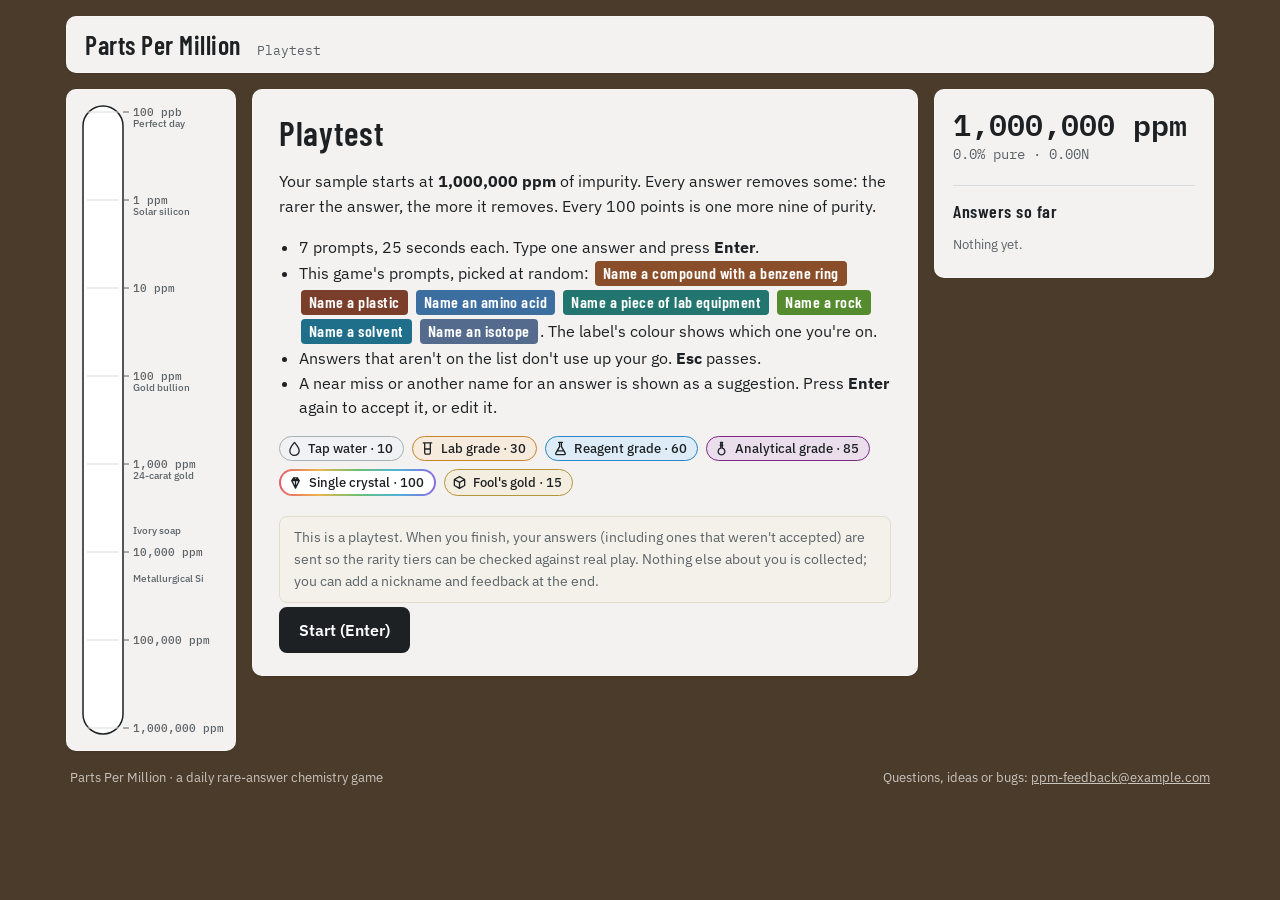
<file: docs/index.html>
<!DOCTYPE html>
<html lang="en-GB">
<head>
  <meta charset="utf-8">
  <meta name="viewport" content="width=device-width, initial-scale=1">
  <title>Parts Per Million</title>
  <!-- Typefaces from the design doc. If they can't load (offline), the
       system fonts in style.css take over and nothing breaks. -->
  <link rel="preconnect" href="https://fonts.googleapis.com">
  <link rel="preconnect" href="https://fonts.gstatic.com" crossorigin>
  <link rel="stylesheet" href="https://fonts.googleapis.com/css2?family=Barlow+Condensed:wght@500;600&family=IBM+Plex+Mono:wght@500;600&family=IBM+Plex+Sans:wght@400;500;600&display=swap">
  <link rel="stylesheet" href="style.css">
  <link rel="icon" href="data:image/svg+xml,%3Csvg xmlns='http://www.w3.org/2000/svg' viewBox='0 0 16 16'%3E%3Cpath d='M6 1.5h4M7 1.5v4.5L3 13a1 1 0 0 0 .9 1.5h8.2A1 1 0 0 0 13 13L9 6V1.5' fill='%237D2A86' stroke='%231d2124'/%3E%3C/svg%3E">
</head>
<body>
  <div class="app">
    <header class="topbar card">
      <span class="wordmark">Parts Per Million</span>
      <span class="lot" id="lot"></span>
    </header>

    <main class="layout">
      <!-- The distillation column: one band per answer, as tall as its points. -->
      <aside class="column-panel card" aria-label="Distillation column">
        <svg id="column" viewBox="0 0 170 620" preserveAspectRatio="xMidYMid meet" role="img"
             aria-label="Distillation column showing your score"></svg>
      </aside>

      <!-- Start, play and results screens are drawn here by game.js. -->
      <section class="centre" id="centre" aria-live="polite"></section>

      <aside class="readout-panel card">
        <div class="readout">
          <div class="ppm" id="ppm">1,000,000 ppm</div>
          <div class="purity" id="purity">0.0% pure · 0.00N</div>
        </div>
        <h2 class="panel-title">Answers so far</h2>
        <ol class="so-far" id="so-far"></ol>
      </aside>
    </main>
    <footer class="site-footer"><span>Parts Per Million · a daily rare-answer chemistry game</span>
      <span id="contact"></span></footer>
  </div>
  <script type="module" src="game.js"></script>
</body>
</html>
</file>
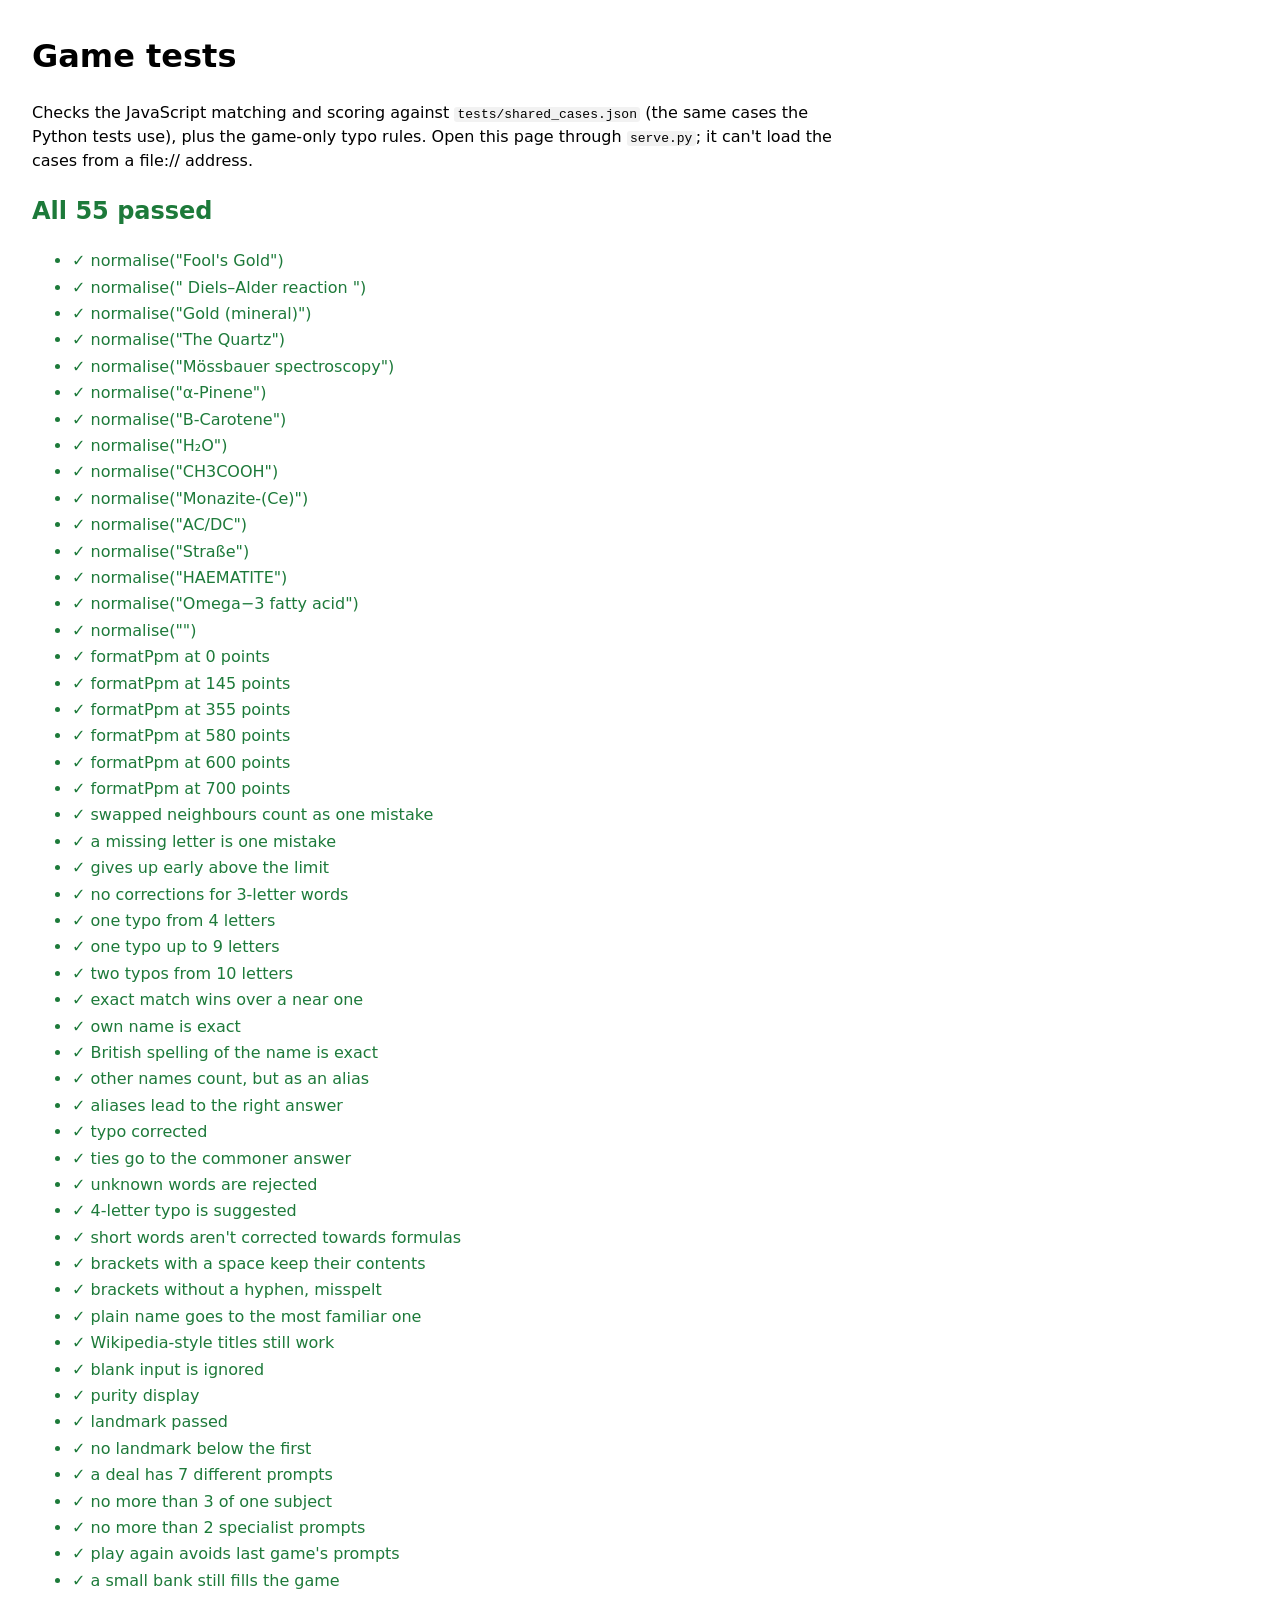
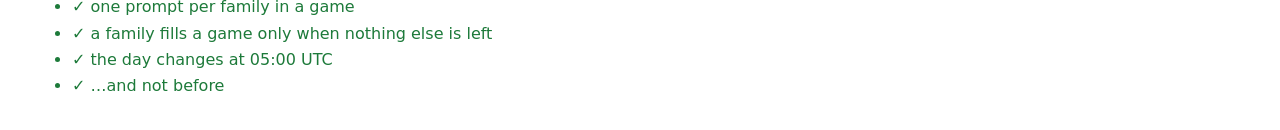
<file: game/tests.html>
<!DOCTYPE html>
<html lang="en-GB">
<head>
  <meta charset="utf-8">
  <title>Parts Per Million: game tests</title>
  <link rel="icon" href="data:image/svg+xml,%3Csvg xmlns='http://www.w3.org/2000/svg' viewBox='0 0 16 16'%3E%3Cpath d='M6 1.5h4M7 1.5v4.5L3 13a1 1 0 0 0 .9 1.5h8.2A1 1 0 0 0 13 13L9 6V1.5' fill='%237D2A86' stroke='%231d2124'/%3E%3C/svg%3E">
  <style>
    body { font-family: system-ui, sans-serif; margin: 2rem; max-width: 52rem; line-height: 1.5; }
    .pass { color: #1d7a3a; } .fail { color: #b3261e; font-weight: 600; }
    code { background: #f2f2f2; padding: 0 .25em; border-radius: 3px; }
    li { margin: .15rem 0; }
  </style>
</head>
<body>
  <h1>Game tests</h1>
  <p>Checks the JavaScript matching and scoring against <code>tests/shared_cases.json</code>
     (the same cases the Python tests use), plus the game-only typo rules.
     Open this page through <code>serve.py</code>; it can't load the cases from a file:// address.</p>
  <h2 id="summary">Running…</h2>
  <ul id="results"></ul>
  <script type="module" src="tests.js"></script>
</body>
</html>
</file>
<file: docs/style.css>
/* Parts Per Million: demo styles.
   Look and feel from the design doc: a distillation column, a reagent-label
   prompt card, and colours taken from real chemicals. The page background
   runs from murky umber to glass white as the sample gets purer; game.js
   sets --clarity-bg as you score. Content sits on light cards so text stays
   readable at every stage. */

:root {
  --font-label: "Barlow Condensed", "Arial Narrow", sans-serif-condensed, sans-serif;
  --font-ui: "IBM Plex Sans", system-ui, -apple-system, "Segoe UI", sans-serif;
  --font-mono: "IBM Plex Mono", ui-monospace, "SF Mono", Menlo, monospace;

  --ink: #1d2124;
  --ink-quiet: #5b6368;
  --rule: #d7dcdf;
  --card: #ffffffee;
  --clarity-bg: #4A3B2A;        /* murky umber at 0 points; game.js updates it */

  /* Tier colours (design doc, "Colours from real chemicals"). */
  --tap: #A7B0B5;               /* hard tap water */
  --lab: #C7832B;               /* amber reagent bottles */
  --reagent: #2A86C8;           /* copper(II) sulfate */
  --analytical: #7D2A86;        /* potassium permanganate */
  --fools: #B5953A;             /* pyrite */
  --miss: #2B2B2B;              /* activated carbon */
  --spectrum: linear-gradient(90deg, #e35d6a, #f0b44c, #6cc070, #4fb3d9, #8a6be0);

  --radius: 10px;
}

* { box-sizing: border-box; }

body {
  margin: 0;
  min-height: 100vh;
  font-family: var(--font-ui);
  color: var(--ink);
  background: var(--clarity-bg);
  transition: background-color 900ms ease;
}

.app { max-width: 1180px; margin: 0 auto; padding: 16px; }

.card {
  background: var(--card);
  border: 1px solid #ffffff55;
  border-radius: var(--radius);
  box-shadow: 0 1px 2px #0000001a;
}

/* ---- Top bar ---------------------------------------------------------- */
.topbar { display: flex; align-items: baseline; gap: 16px; padding: 12px 18px; margin-bottom: 16px; }
.wordmark { font-family: var(--font-label); font-weight: 600; font-size: 26px; letter-spacing: .02em; white-space: nowrap; }
.lot { font-family: var(--font-mono); font-size: 13px; color: var(--ink-quiet); }
.nav { margin-left: auto; font-size: 14px; }
.nav a { color: var(--ink-quiet); }

/* ---- Three-column layout (desktop) -------------------------------------- */
.layout {
  display: grid;
  grid-template-columns: 170px minmax(0, 1fr) 280px;
  gap: 16px;
  align-items: start;
}
.column-panel { padding: 10px 4px; position: sticky; top: 16px; }
.column-panel svg { width: 100%; height: calc(100vh - 140px); max-height: 640px; display: block; }
.readout-panel { padding: 18px; position: sticky; top: 16px; }

/* ---- Readout ---------------------------------------------------------- */
.ppm { font-family: var(--font-mono); font-weight: 600; font-size: 30px; white-space: nowrap; font-variant-numeric: tabular-nums; line-height: 1.1; }
.purity { font-family: var(--font-mono); font-size: 14px; color: var(--ink-quiet); margin-top: 4px; }
.panel-title { font-family: var(--font-label); font-weight: 600; font-size: 18px; letter-spacing: .03em; margin: 22px 0 8px; padding-top: 14px; border-top: 1px solid var(--rule); }
.so-far { list-style: none; margin: 0; padding: 0; }
.so-far li { display: grid; grid-template-columns: 22px 1fr auto; gap: 8px; align-items: center; padding: 6px 0; border-bottom: 1px dashed var(--rule); font-size: 14px; }
.so-far .n { font-family: var(--font-mono); color: var(--ink-quiet); font-size: 12px; }
.so-far .pts { font-family: var(--font-mono); font-size: 13px; color: var(--ink-quiet); }
.so-far .sub { display: block; font-size: 12px; color: var(--ink-quiet); }
.so-far .empty { color: var(--ink-quiet); font-size: 13px; border: none; display: block; }

/* ---- Play screen ---------------------------------------------------------- */
.play { padding: 12px 12px 18px; }

/* ---- The reagent-label prompt card -------------------------------------- */
.label-card {
  background: #fffdf8;
  border: 2px solid var(--ink);
  border-radius: 6px;
  padding: 18px 22px 20px;
  box-shadow: 0 0 0 4px #fffdf8, 0 0 0 5px var(--ink);   /* the double rule of a bottle label */
  margin: 6px 6px 18px;
}
/* The prompt's colour band across the top of the label (game.js, PROMPT_STYLE). */
.label-band {
  display: flex; justify-content: space-between; align-items: center;
  margin: -18px -22px 14px; padding: 6px 22px; border-radius: 4px 4px 0 0;
  background: var(--accent); color: #fff;
  font-family: var(--font-label); font-weight: 600; font-size: 16px; letter-spacing: .12em; text-transform: uppercase;
}
.new-tag { background: #fff; color: var(--accent); border-radius: 999px; padding: 1px 10px; font-size: 13px; letter-spacing: .06em; }
.label-card.changed { animation: new-label 650ms ease-out; }
@keyframes new-label {
  0% { transform: translateY(-10px) rotate(-1.5deg); opacity: .2; }
  60% { transform: translateY(2px) rotate(.3deg); opacity: 1; }
  100% { transform: none; }
}
.mini-band {
  display: inline-block; margin: 2px 2px; padding: 0 8px; border-radius: 4px;
  background: var(--accent); color: #fff; font-family: var(--font-label); font-weight: 600; letter-spacing: .03em;
}
.dot { display: inline-block; width: 9px; height: 9px; border-radius: 50%; background: var(--accent); margin-right: 6px; }
.label-top { display: flex; justify-content: space-between; font-family: var(--font-label); font-size: 15px; letter-spacing: .08em; text-transform: uppercase; color: var(--ink-quiet); }
.prompt-text { font-family: var(--font-label); font-weight: 600; font-size: clamp(30px, 5vw, 44px); line-height: 1.05; margin: 10px 0 14px; }
.label-rule { border: 0; border-top: 1px solid var(--ink); margin: 0 0 10px; }
.grade-line { font-family: var(--font-label); font-size: 18px; letter-spacing: .04em; }
.grade-line strong { font-weight: 600; }

/* ---- Burette timer ------------------------------------------------------ */
.burette {
  position: relative; height: 16px; border: 1.5px solid var(--ink); border-radius: 8px; overflow: hidden;
  background: repeating-linear-gradient(90deg, transparent 0 9.5%, #00000033 9.5% 10%);   /* scale marks */
  margin: 4px 6px 16px;
}
.burette .liquid { position: absolute; inset: 0 auto 0 0; width: 100%; background: #7fb7de; transition: background-color 300ms; }
.burette.low .liquid { background: var(--lab); }
.burette-label { display: flex; justify-content: space-between; font-family: var(--font-mono); font-size: 12px; color: var(--ink-quiet); margin: 0 8px 4px; }

/* ---- Answer form ---------------------------------------------------------- */
.answer-form { display: flex; gap: 10px; margin: 0 6px; }
.answer-input {
  flex: 1; font: 500 22px var(--font-ui); padding: 12px 14px;
  border: 2px solid var(--ink); border-radius: 8px; background: #fff; color: var(--ink);
}
.answer-input:focus { outline: 3px solid #4fb3d966; outline-offset: 1px; }
.answer-input.shake { animation: shake 280ms; }
.hint { font-size: 13px; color: var(--ink-quiet); margin: 8px 8px 0; }
.feedback { min-height: 28px; margin: 12px 8px 0; font-size: 15px; }
.feedback.warn { color: #8a4b00; }
.feedback.suggestion {
  display: flex; flex-wrap: wrap; align-items: baseline; gap: 4px 14px;
  padding: 10px 14px; border: 1.5px dashed var(--ink-quiet); border-radius: 8px; background: #fff;
}
.suggestion .was { font-family: var(--font-mono); color: var(--ink-quiet); }
.suggestion .now { font-family: var(--font-mono); font-weight: 600; }
.suggestion .arrow { color: var(--ink-quiet); }
.suggestion .confirm { font-size: 13px; color: var(--ink-quiet); flex-basis: 100%; }
.typed .was, .typed .now { font-family: var(--font-mono); }

button {
  font: 600 16px var(--font-ui); padding: 11px 18px; border-radius: 8px; cursor: pointer;
  border: 2px solid var(--ink); background: var(--ink); color: #fff;
}
button.secondary { background: #fff; color: var(--ink); }
button:disabled { opacity: 0.55; cursor: default; }
button:focus-visible { outline: 3px solid #4fb3d9; outline-offset: 2px; }

/* ---- Tier chips -------------------------------------------------------- */
.chip {
  display: inline-flex; align-items: center; gap: 6px;
  padding: 3px 10px 3px 7px; border-radius: 999px; font-size: 13px; font-weight: 500;
  border: 1.5px solid var(--tier); background: color-mix(in srgb, var(--tier) 16%, white); color: var(--ink);
  white-space: nowrap;
}
.chip svg { width: 15px; height: 15px; flex: none; }
.chip.big { font-size: 18px; padding: 7px 16px 7px 12px; }
.chip.big svg { width: 20px; height: 20px; }
.chip.single_crystal { border: 2px solid transparent; background: linear-gradient(#fff, #fff) padding-box, var(--spectrum) border-box; }
.chip.miss { color: #fff; background: var(--miss); }

.result-line { display: flex; flex-wrap: wrap; align-items: center; gap: 12px; margin: 14px 8px 0; }
.result-line .gain { font-family: var(--font-mono); font-size: 20px; font-weight: 600; }
.next-row { margin: 18px 8px 0; display: flex; gap: 10px; align-items: center; }

/* ---- Start and results screens ------------------------------------------- */
.panel { padding: 22px 26px; }
.panel h1, .panel h2 { font-family: var(--font-label); font-weight: 600; letter-spacing: .02em; }
.panel h1 { font-size: 34px; margin: 0 0 6px; }
.panel h2 { font-size: 22px; margin: 26px 0 8px; }
.panel p, .panel li { line-height: 1.55; }
.rules { padding-left: 20px; }
.tier-key { display: flex; flex-wrap: wrap; gap: 8px; margin: 10px 0 20px; }

.final-ppm { font-family: var(--font-mono); font-weight: 600; font-size: clamp(40px, 7vw, 60px); line-height: 1; }
.final-sub { font-family: var(--font-mono); color: var(--ink-quiet); margin-top: 6px; }
.landmark { font-size: 18px; margin-top: 12px; }

.share { display: flex; gap: 10px; align-items: stretch; margin-top: 8px; }
.share textarea { flex: 1; font: 15px/1.5 var(--font-mono); padding: 10px; border: 1px solid var(--rule); border-radius: 8px; resize: none; height: 92px; }

.round-list { list-style: none; padding: 0; margin: 0; }
.round-list li { display: flex; gap: 10px; align-items: center; padding: 6px 0; border-bottom: 1px dashed var(--rule); flex-wrap: wrap; }
.typed { color: var(--ink-quiet); font-size: 13px; }

.callouts { display: grid; grid-template-columns: 1fr 1fr; gap: 12px; margin-top: 8px; }
.callout { border: 1px solid var(--rule); border-radius: 8px; padding: 12px 14px; }
.callout .name { font-family: var(--font-label); font-weight: 600; font-size: 24px; }

.tier-section { margin-top: 16px; }
.tier-section h3 { display: flex; align-items: center; gap: 10px; font-size: 15px; margin: 0 0 6px; }
.tier-section .count { color: var(--ink-quiet); font-weight: 400; font-family: var(--font-mono); font-size: 13px; }
.names { display: flex; flex-wrap: wrap; gap: 4px 6px; font-size: 14px; }
.names span { padding: 1px 7px; border-radius: 4px; background: color-mix(in srgb, var(--tier) 10%, white); }
.names span.yours { outline: 2px solid var(--ink); font-weight: 600; }
.player-name { font: 15px var(--font-ui); padding: 8px 10px; border: 1px solid var(--rule); border-radius: 8px; flex: 1; max-width: 320px; }
.search { font: 15px var(--font-ui); padding: 8px 10px; border: 1px solid var(--rule); border-radius: 8px; width: 100%; max-width: 320px; margin: 4px 0 8px; }
details summary { cursor: pointer; color: var(--ink-quiet); font-size: 14px; margin: 4px 0; }

.error { padding: 22px 26px; }
.error code { background: #f2f2f2; padding: 0 .3em; border-radius: 3px; }

/* ---- Column drawing ------------------------------------------------------ */
.col-tube { fill: #ffffff; stroke: var(--ink); stroke-width: 1.5; }
.col-grid { stroke: var(--rule); stroke-width: 1; }
.col-tick { stroke: var(--ink-quiet); stroke-width: 1; }
.col-label { font: 500 10.5px var(--font-mono); fill: var(--ink-quiet); }
.col-landmark { font: 500 10px var(--font-ui); fill: var(--ink-quiet); }
.col-level { stroke: var(--ink); stroke-width: 2; }
.band { transform-box: fill-box; transform-origin: bottom; }
.band.new { animation: fill-up 450ms ease-out; }

@keyframes fill-up { from { transform: scaleY(0); } to { transform: scaleY(1); } }
@keyframes shake { 25% { transform: translateX(-6px); } 50% { transform: translateX(5px); } 75% { transform: translateX(-3px); } }

/* ---- Phones -------------------------------------------------------------- */
@media (max-width: 820px) {
  .app { padding: 10px; }
  .layout { grid-template-columns: 58px minmax(0, 1fr); grid-template-rows: auto 1fr; gap: 10px; }
  .column-panel { grid-row: 1 / span 2; padding: 6px 2px; }
  .column-panel svg { height: min(calc(100svh - 110px), 560px); }
  .topbar { padding: 10px 14px; margin-bottom: 10px; gap: 10px; }
  .wordmark { font-size: 22px; }
  .lot { font-size: 11px; }
  .col-label, .col-landmark { display: none; }   /* too small to read; the gauge alone remains */
  .readout-panel { grid-column: 2; grid-row: 1; position: static; padding: 12px 14px; }
  .readout-panel .panel-title, .readout-panel .so-far { display: none; }
  .centre { grid-column: 2; }
  .ppm { font-size: 26px; }
  .label-card { padding: 14px 16px; margin: 6px 6px 14px; }
  .label-band { margin: -14px -16px 12px; padding: 5px 16px; }
  .play { padding: 8px 6px 14px; }
  .answer-input { font-size: 18px; min-width: 0; }
  .panel { padding: 18px 16px; }
  .callouts { grid-template-columns: 1fr; }
  .nav { display: none; }
}

/* Respect "reduce motion": no shaking, filling or background fades. */
@media (prefers-reduced-motion: reduce) {
  *, *::before, *::after { animation: none !important; transition: none !important; }
}

/* ---- Playtest notice, blurbs, feedback form, footer (DECISIONS.md, 41) ---- */
.notice {
  margin: 14px 0 4px; padding: 10px 14px; border-radius: 8px;
  background: #f4f1ea; border: 1px solid #e3dccd; font-size: 14px; color: var(--ink-quiet);
}
.blurb {
  margin: 10px 8px 0; padding: 10px 14px; border-left: 3px solid var(--fools);
  background: #faf7ef; border-radius: 0 8px 8px 0; font-size: 15px; line-height: 1.45;
}
.feedback-form { display: grid; gap: 14px; margin-top: 6px; }
.field { display: grid; gap: 6px; font-size: 14px; color: var(--ink-quiet); border: 0; margin: 0; padding: 0; }
.field > span, .field legend { font-weight: 500; color: var(--ink); padding: 0; }
.field-row { display: grid; grid-template-columns: 1fr 1fr; gap: 14px; }
.feedback-form input[type=text], .feedback-form select, .feedback-form textarea {
  font: 15px/1.4 var(--font-ui); color: var(--ink); background: #fff;
  padding: 9px 11px; border: 1px solid var(--rule); border-radius: 8px; width: 100%;
}
.feedback-form textarea { resize: vertical; }
.feedback-form input:focus, .feedback-form select:focus, .feedback-form textarea:focus {
  outline: none; border-color: var(--reagent); box-shadow: 0 0 0 3px #2a86c833;
}
.feedback-form .player-name { max-width: none; }
.choices { display: flex; gap: 8px; flex-wrap: wrap; }
.choice input { position: absolute; opacity: 0; }
.choice span {
  display: inline-block; padding: 6px 14px; border: 1px solid var(--rule); border-radius: 999px;
  color: var(--ink); cursor: pointer; background: #fff;
}
.choice input:checked + span { background: var(--ink); color: #fff; border-color: var(--ink); }
.choice input:focus-visible + span { box-shadow: 0 0 0 3px #2a86c855; }
.site-footer {
  display: flex; justify-content: space-between; flex-wrap: wrap; gap: 8px;
  margin: 18px 4px 6px; font-size: 13px; color: #ffffffb3;
}
.site-footer a { color: inherit; }
@media (max-width: 720px) { .field-row { grid-template-columns: 1fr; } }
</file>
